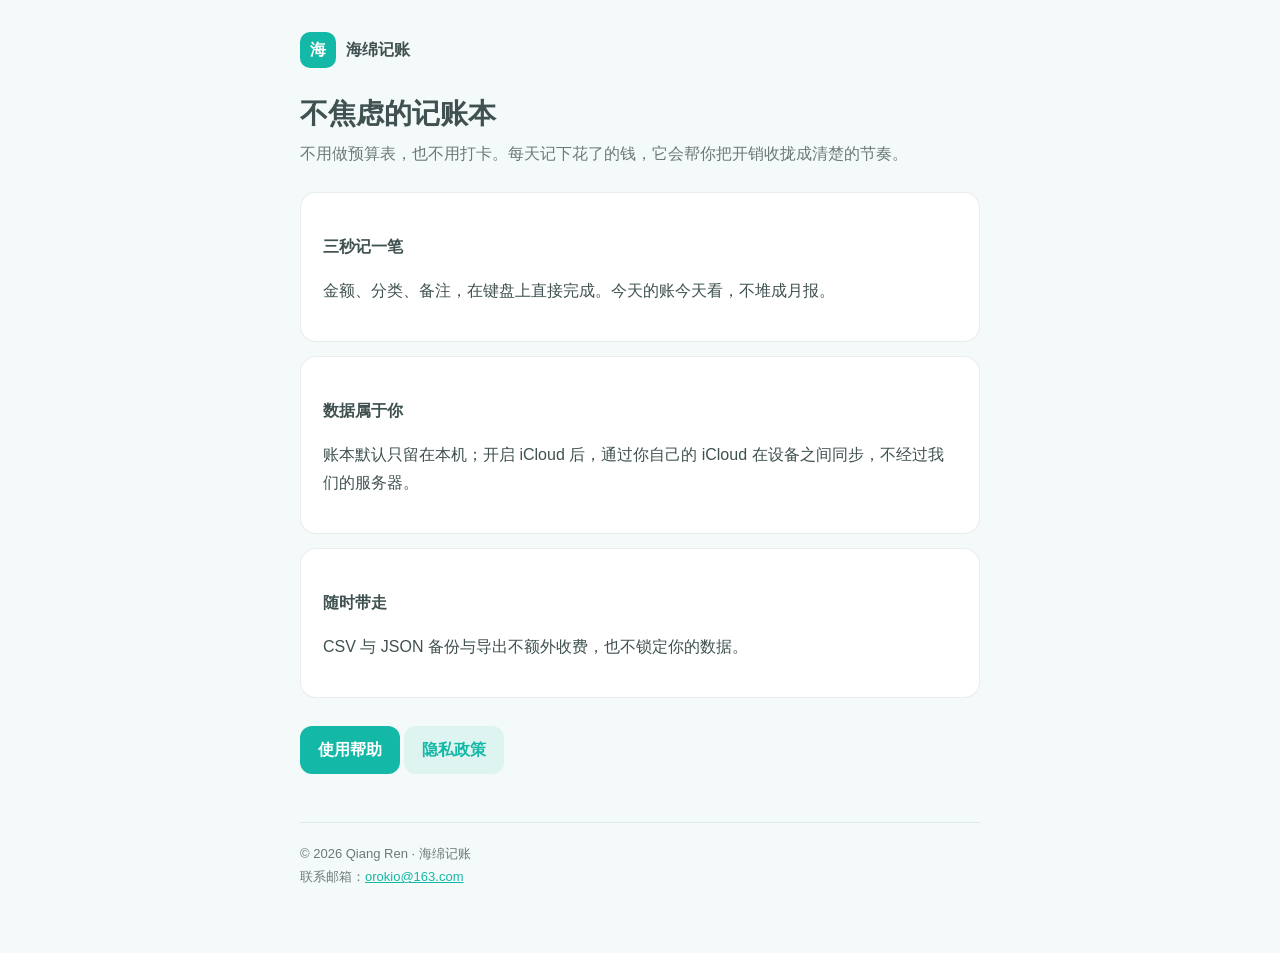
<file: index.html>
<!doctype html>
<html lang="zh-CN">
<head>
<meta charset="utf-8">
<meta name="viewport" content="width=device-width,initial-scale=1">
<title>海绵记账</title>
<link rel="stylesheet" href="./styles.css">
</head>
<body>
<div class="wrap">
<header>
  <div class="logo">海</div>
  <a href="./index.html">海绵记账</a>
</header>
<h1>不焦虑的记账本</h1>
<p class="lead">不用做预算表，也不用打卡。每天记下花了的钱，它会帮你把开销收拢成清楚的节奏。</p>

<div class="card">
  <h3>三秒记一笔</h3>
  <p>金额、分类、备注，在键盘上直接完成。今天的账今天看，不堆成月报。</p>
</div>
<div class="card">
  <h3>数据属于你</h3>
  <p>账本默认只留在本机；开启 iCloud 后，通过你自己的 iCloud 在设备之间同步，不经过我们的服务器。</p>
</div>
<div class="card">
  <h3>随时带走</h3>
  <p>CSV 与 JSON 备份与导出不额外收费，也不锁定你的数据。</p>
</div>

<p style="margin-top:28px">
  <a class="btn" href="./support.html">使用帮助</a>
  <a class="btn ghost" href="./privacy.html">隐私政策</a>
</p>

<footer>
  © 2026 Qiang Ren · 海绵记账<br>
  联系邮箱：<a href="mailto:orokio@163.com">orokio@163.com</a>
</footer>
</div>
</body>
</html>
</file>
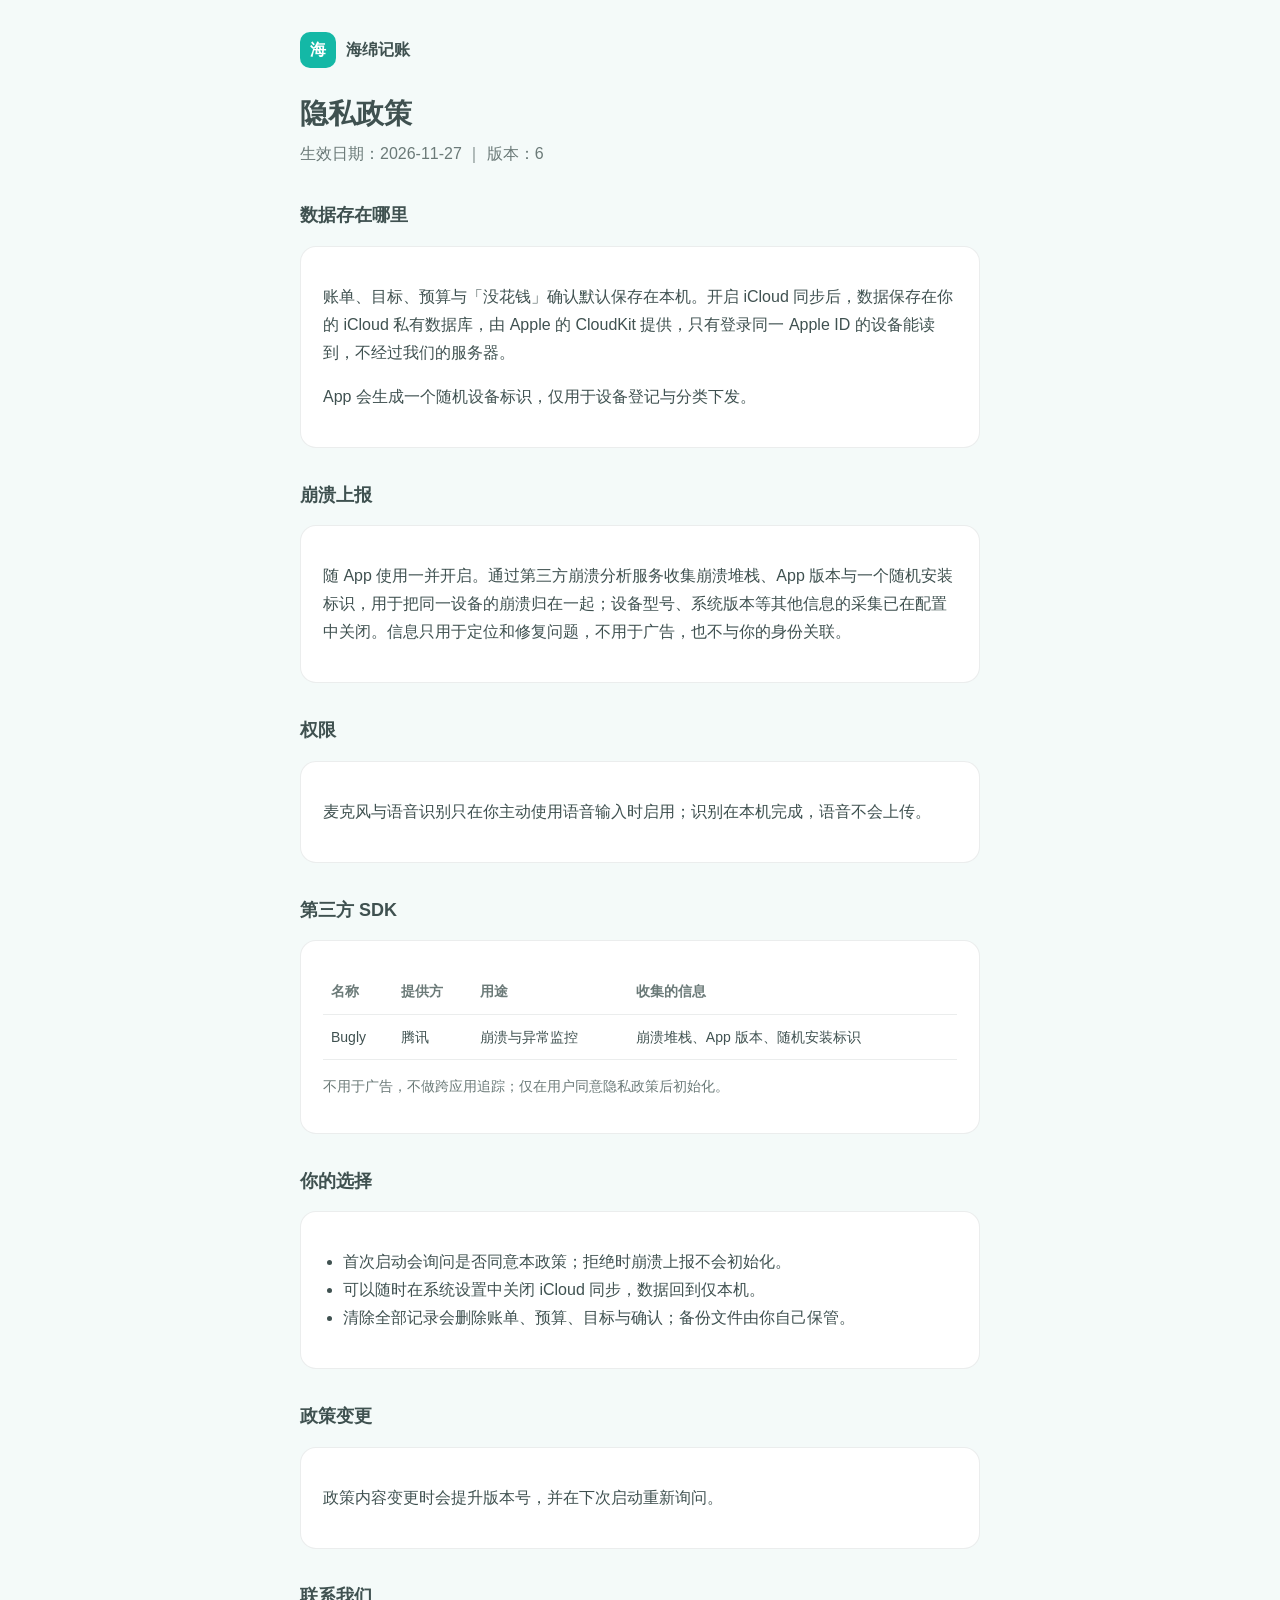
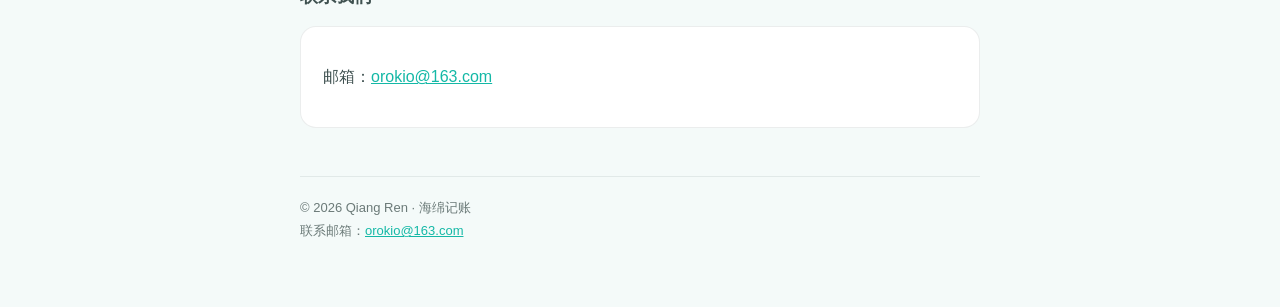
<file: privacy.html>
<!doctype html>
<html lang="zh-CN">
<head>
<meta charset="utf-8">
<meta name="viewport" content="width=device-width,initial-scale=1">
<title>隐私政策 · 海绵记账</title>
<link rel="stylesheet" href="./styles.css">
</head>
<body>
<div class="wrap">
<header>
  <div class="logo">海</div>
  <a href="./index.html">海绵记账</a>
</header>
<h1>隐私政策</h1>
<p class="lead">生效日期：2026-11-27 ｜ 版本：6</p>

<h2>数据存在哪里</h2>
<div class="card">
<p>账单、目标、预算与「没花钱」确认默认保存在本机。开启 iCloud 同步后，数据保存在你的 iCloud 私有数据库，由 Apple 的 CloudKit 提供，只有登录同一 Apple ID 的设备能读到，不经过我们的服务器。</p>
<p>App 会生成一个随机设备标识，仅用于设备登记与分类下发。</p>
</div>

<h2>崩溃上报</h2>
<div class="card">
<p>随 App 使用一并开启。通过第三方崩溃分析服务收集崩溃堆栈、App 版本与一个随机安装标识，用于把同一设备的崩溃归在一起；设备型号、系统版本等其他信息的采集已在配置中关闭。信息只用于定位和修复问题，不用于广告，也不与你的身份关联。</p>
</div>

<h2>权限</h2>
<div class="card">
<p>麦克风与语音识别只在你主动使用语音输入时启用；识别在本机完成，语音不会上传。</p>
</div>

<h2>第三方 SDK</h2>
<div class="card">
<table>
<thead><tr><th>名称</th><th>提供方</th><th>用途</th><th>收集的信息</th></tr></thead>
<tbody>
<tr><td>Bugly</td><td>腾讯</td><td>崩溃与异常监控</td><td>崩溃堆栈、App 版本、随机安装标识</td></tr>
</tbody>
</table>
<p class="muted">不用于广告，不做跨应用追踪；仅在用户同意隐私政策后初始化。</p>
</div>

<h2>你的选择</h2>
<div class="card">
<ul>
  <li>首次启动会询问是否同意本政策；拒绝时崩溃上报不会初始化。</li>
  <li>可以随时在系统设置中关闭 iCloud 同步，数据回到仅本机。</li>
  <li>清除全部记录会删除账单、预算、目标与确认；备份文件由你自己保管。</li>
</ul>
</div>

<h2>政策变更</h2>
<div class="card">
<p>政策内容变更时会提升版本号，并在下次启动重新询问。</p>
</div>

<h2>联系我们</h2>
<div class="card">
<p>邮箱：<a href="mailto:orokio@163.com">orokio@163.com</a></p>
</div>

<footer>
  © 2026 Qiang Ren · 海绵记账<br>
  联系邮箱：<a href="mailto:orokio@163.com">orokio@163.com</a>
</footer>
</div>
</body>
</html>
</file>
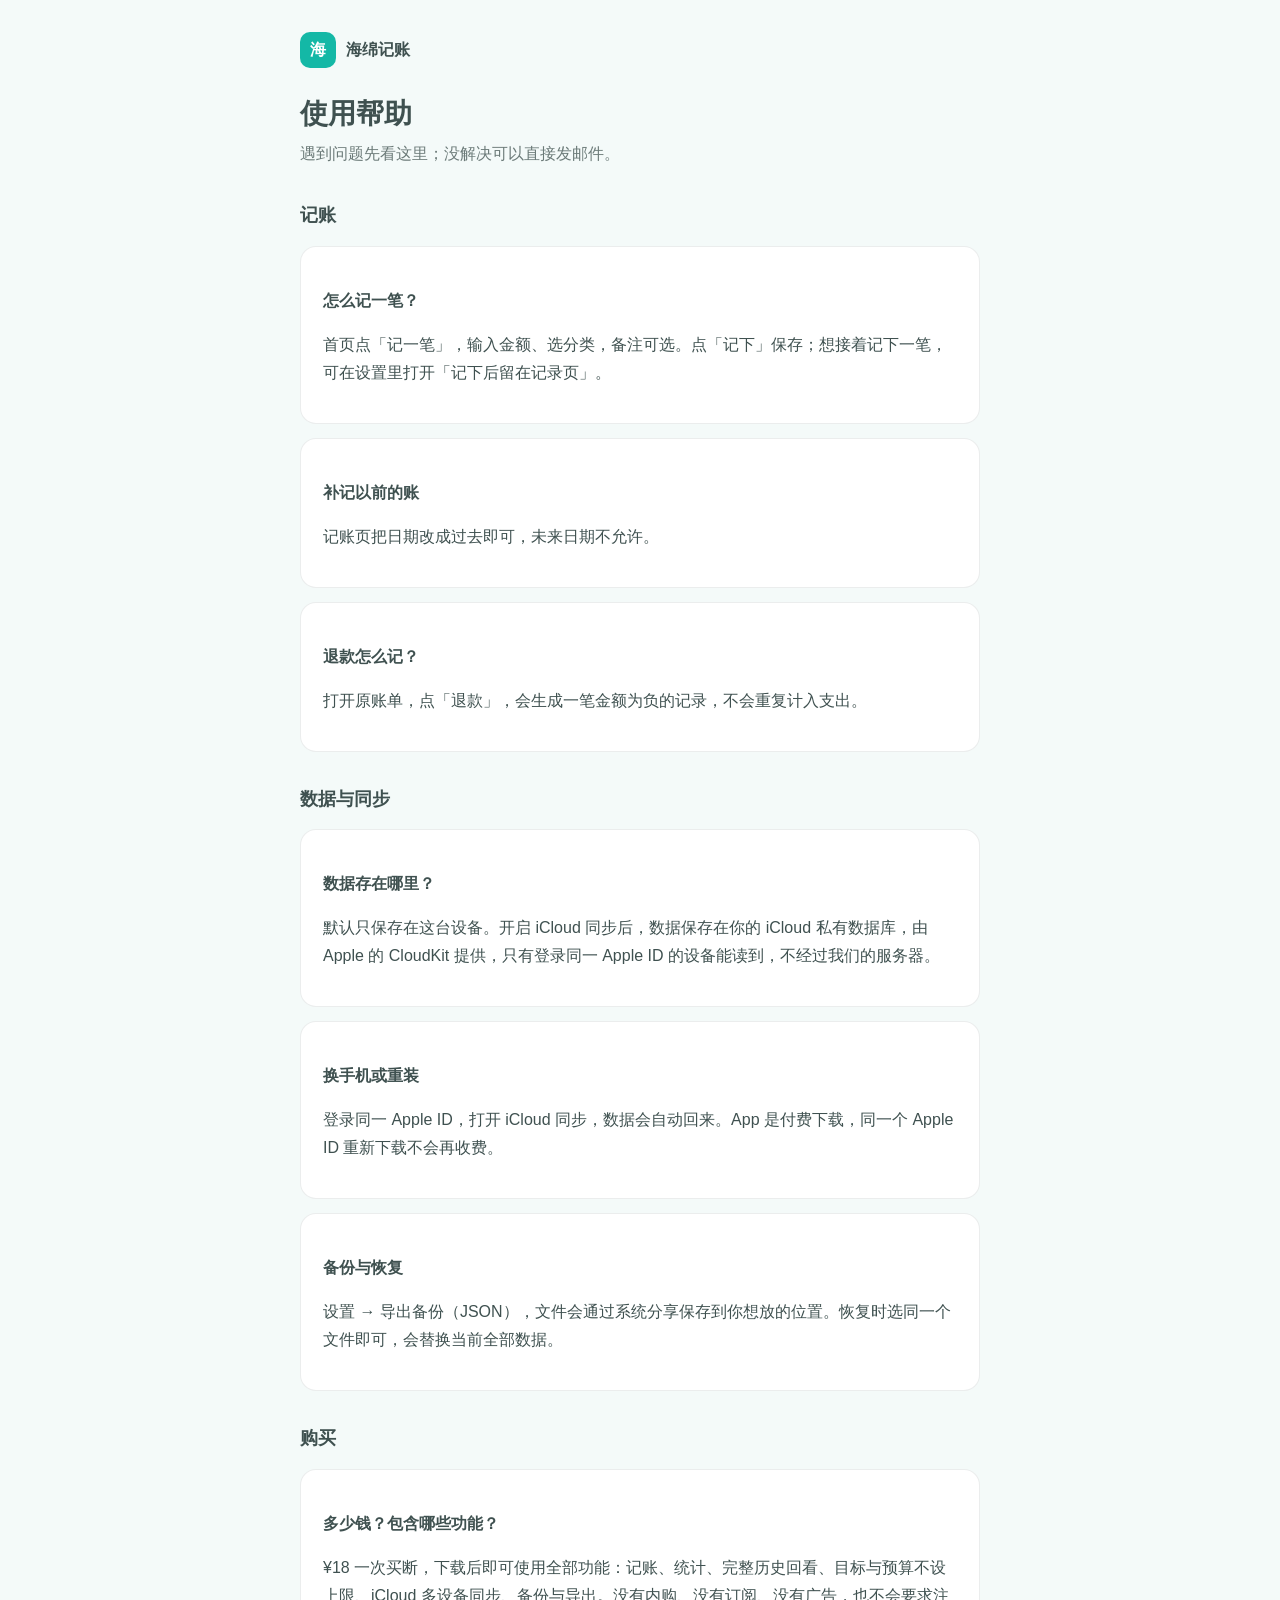
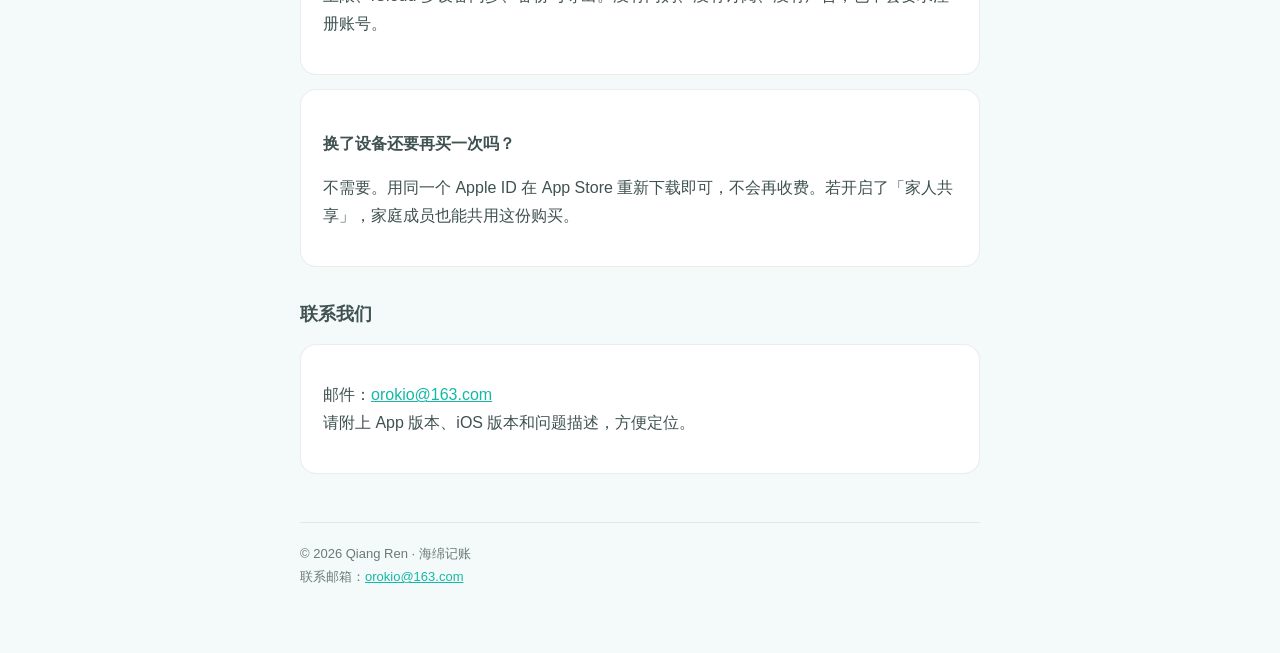
<file: support.html>
<!doctype html>
<html lang="zh-CN">
<head>
<meta charset="utf-8">
<meta name="viewport" content="width=device-width,initial-scale=1">
<title>使用帮助 · 海绵记账</title>
<link rel="stylesheet" href="./styles.css">
</head>
<body>
<div class="wrap">
<header>
  <div class="logo">海</div>
  <a href="./index.html">海绵记账</a>
</header>
<h1>使用帮助</h1>
<p class="lead">遇到问题先看这里；没解决可以直接发邮件。</p>

<h2>记账</h2>
<div class="card">
  <h3>怎么记一笔？</h3>
  <p>首页点「记一笔」，输入金额、选分类，备注可选。点「记下」保存；想接着记下一笔，可在设置里打开「记下后留在记录页」。</p>
</div>
<div class="card">
  <h3>补记以前的账</h3>
  <p>记账页把日期改成过去即可，未来日期不允许。</p>
</div>
<div class="card">
  <h3>退款怎么记？</h3>
  <p>打开原账单，点「退款」，会生成一笔金额为负的记录，不会重复计入支出。</p>
</div>

<h2>数据与同步</h2>
<div class="card">
  <h3>数据存在哪里？</h3>
  <p>默认只保存在这台设备。开启 iCloud 同步后，数据保存在你的 iCloud 私有数据库，由 Apple 的 CloudKit 提供，只有登录同一 Apple ID 的设备能读到，不经过我们的服务器。</p>
</div>
<div class="card">
  <h3>换手机或重装</h3>
  <p>登录同一 Apple ID，打开 iCloud 同步，数据会自动回来。App 是付费下载，同一个 Apple ID 重新下载不会再收费。</p>
</div>
<div class="card">
  <h3>备份与恢复</h3>
  <p>设置 → 导出备份（JSON），文件会通过系统分享保存到你想放的位置。恢复时选同一个文件即可，会替换当前全部数据。</p>
</div>

<h2>购买</h2>
<div class="card">
  <h3>多少钱？包含哪些功能？</h3>
  <p>¥18 一次买断，下载后即可使用全部功能：记账、统计、完整历史回看、目标与预算不设上限、iCloud 多设备同步、备份与导出。没有内购、没有订阅、没有广告，也不会要求注册账号。</p>
</div>
<div class="card">
  <h3>换了设备还要再买一次吗？</h3>
  <p>不需要。用同一个 Apple ID 在 App Store 重新下载即可，不会再收费。若开启了「家人共享」，家庭成员也能共用这份购买。</p>
</div>

<h2>联系我们</h2>
<div class="card">
  <p>邮件：<a href="mailto:orokio@163.com">orokio@163.com</a><br>
  请附上 App 版本、iOS 版本和问题描述，方便定位。</p>
</div>

<footer>
  © 2026 Qiang Ren · 海绵记账<br>
  联系邮箱：<a href="mailto:orokio@163.com">orokio@163.com</a>
</footer>
</div>
</body>
</html>
</file>
<file: styles.css>
:root{
  --brand:#14B8A6; --brand-soft:rgba(20,184,166,.10);
  --text:#3F5150; --text-2:#6B7A78; --canvas:#F4FAF9; --card:#FFFFFF;
  --line:rgba(63,81,80,.10);
}
*{box-sizing:border-box}
html{-webkit-text-size-adjust:100%}
body{
  margin:0; background:var(--canvas); color:var(--text);
  font:16px/1.75 -apple-system,BlinkMacSystemFont,"PingFang SC","Hiragino Sans GB","Microsoft YaHei",sans-serif;
}
.wrap{max-width:720px;margin:0 auto;padding:32px 20px 64px}
header{display:flex;align-items:center;gap:10px;margin-bottom:28px}
.logo{width:36px;height:36px;border-radius:10px;background:var(--brand);display:flex;align-items:center;justify-content:center;color:#fff;font-weight:700}
header a{color:var(--text);text-decoration:none;font-weight:600}
h1{font-size:28px;line-height:1.3;margin:0 0 8px}
h2{font-size:18px;margin:32px 0 8px}
h3{font-size:16px;margin:20px 0 6px}
p,li{color:var(--text)}
.lead{color:var(--text-2);margin:0 0 24px}
.card{background:var(--card);border:1px solid var(--line);border-radius:16px;padding:20px 22px;margin:14px 0}
.muted{color:var(--text-2);font-size:14px}
a{color:var(--brand)}
table{width:100%;border-collapse:collapse;font-size:14px;margin:8px 0}
th,td{text-align:left;padding:10px 8px;border-bottom:1px solid var(--line);vertical-align:top}
th{color:var(--text-2);font-weight:600}
.btn{display:inline-block;background:var(--brand);color:#fff;text-decoration:none;padding:10px 18px;border-radius:12px;font-weight:600}
.btn.ghost{background:var(--brand-soft);color:var(--brand)}
footer{margin-top:48px;padding-top:20px;border-top:1px solid var(--line);color:var(--text-2);font-size:13px}
ul{padding-left:20px}
</file>
